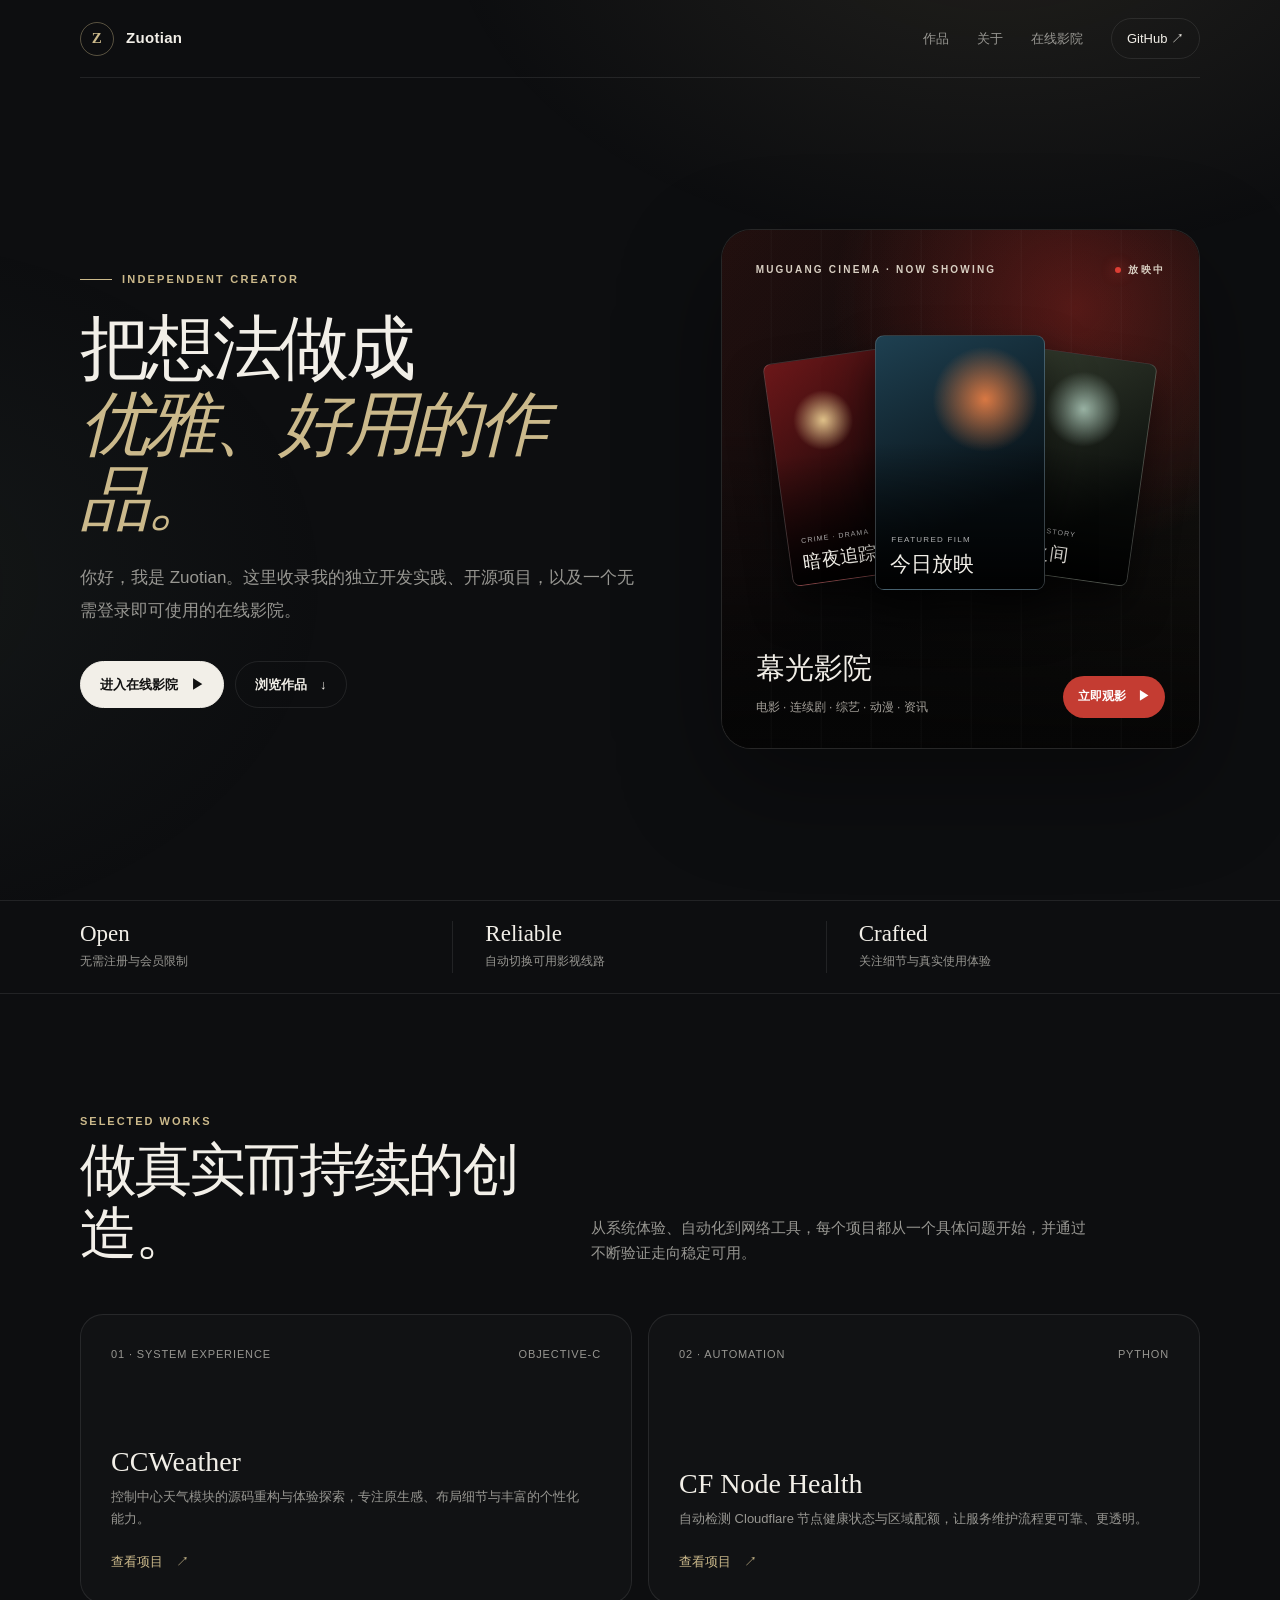
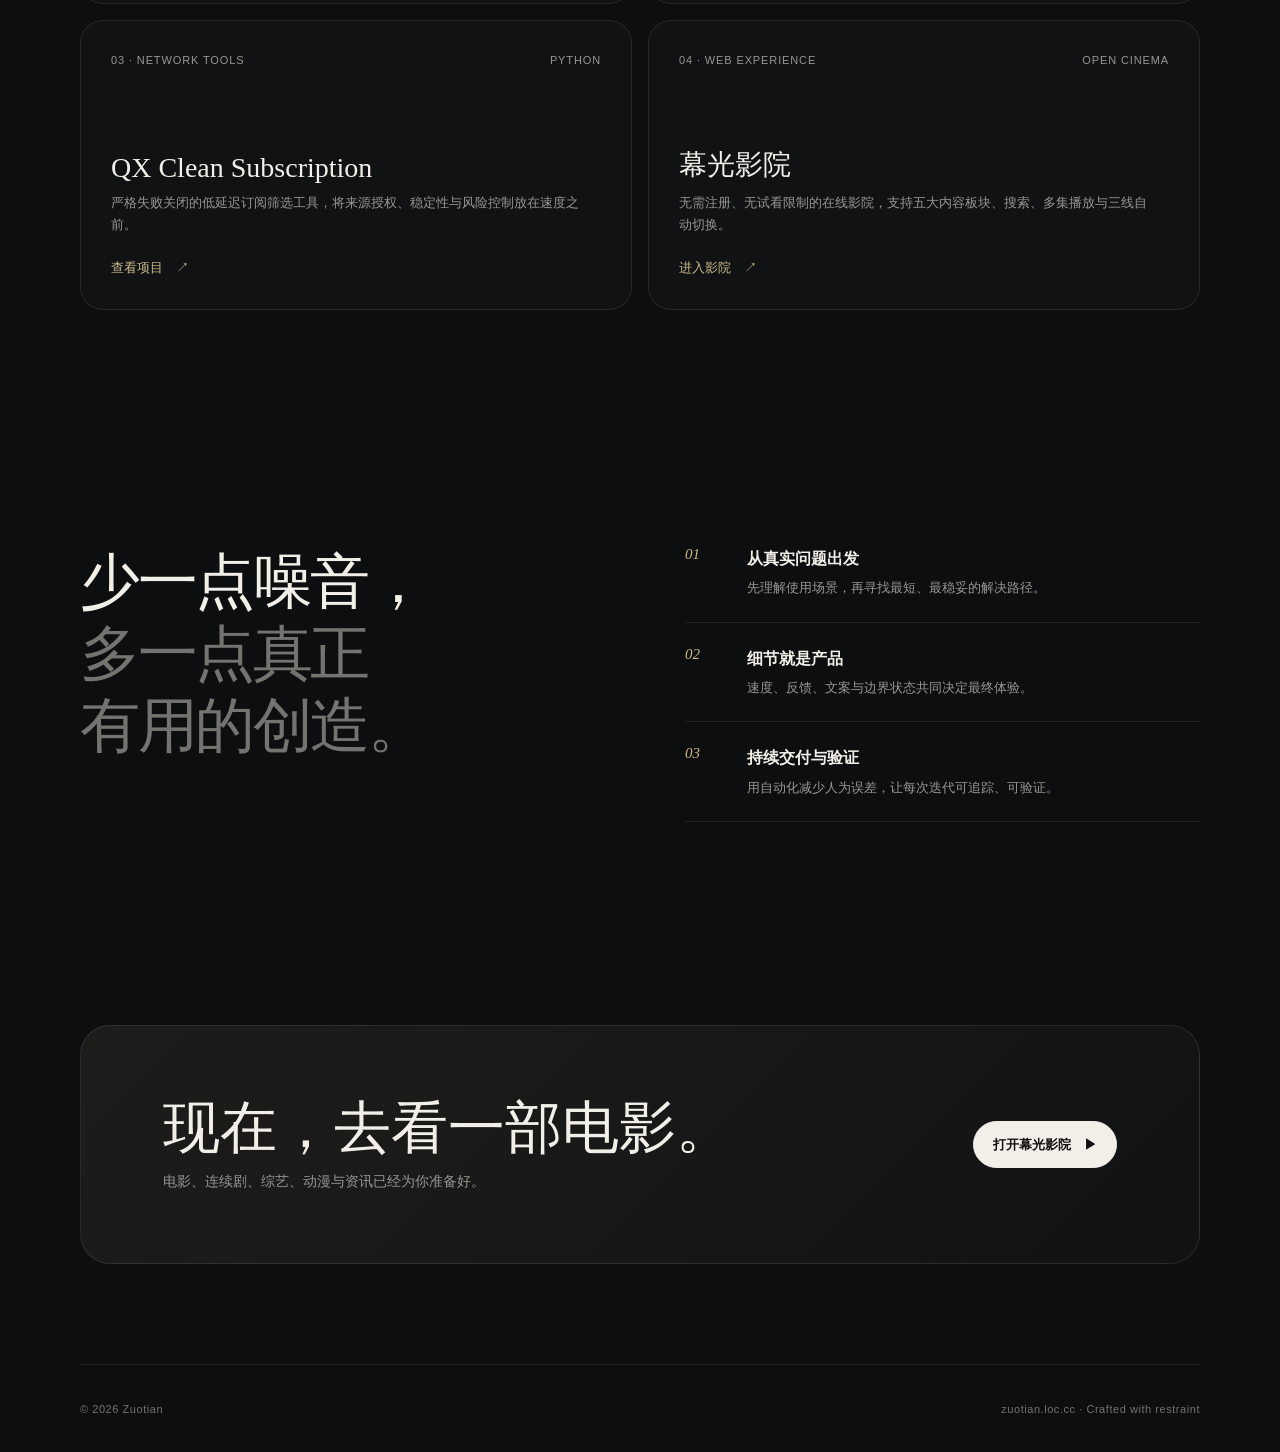
<file: index.html>
<!doctype html>
<html lang="zh-CN">
<head>
<meta charset="utf-8">
<meta name="viewport" content="width=device-width,initial-scale=1,viewport-fit=cover">
<meta name="description" content="Zuotian 的个人空间：作品、在线影院与持续探索。">
<meta name="theme-color" content="#0d0e10">
<title>Zuotian — Personal Space</title>
<style>
:root{color-scheme:dark;--bg:#0d0e10;--paper:#141517;--paper2:#191a1d;--text:#f2efe8;--muted:#989792;--line:rgba(255,255,255,.09);--gold:#cbb98b;--green:#8fb7a1;--max:1120px}
*{box-sizing:border-box}html{scroll-behavior:smooth}body{margin:0;background:var(--bg);color:var(--text);font-family:-apple-system,BlinkMacSystemFont,"Segoe UI","PingFang SC",sans-serif;-webkit-font-smoothing:antialiased;line-height:1.65}body:before{content:"";position:fixed;inset:0;pointer-events:none;z-index:-2;background:radial-gradient(800px 500px at 78% -10%,rgba(203,185,139,.1),transparent 70%),radial-gradient(650px 500px at -10% 65%,rgba(82,106,94,.1),transparent 70%)}a{color:inherit;text-decoration:none}.wrap{width:min(var(--max),calc(100% - 44px));margin:auto}
.nav{height:78px;display:flex;align-items:center;justify-content:space-between;border-bottom:1px solid var(--line)}.logo{display:flex;align-items:center;gap:12px;font-size:15px;font-weight:650;letter-spacing:.02em}.logo-mark{width:34px;height:34px;display:grid;place-items:center;border-radius:50%;border:1px solid rgba(203,185,139,.4);color:var(--gold);font:600 15px Georgia,serif}.nav-links{display:flex;align-items:center;gap:28px;color:var(--muted);font-size:13px}.nav-links a{transition:.2s}.nav-links a:hover{color:var(--text)}.nav-cta{padding:9px 15px;border:1px solid var(--line);border-radius:999px;color:var(--text)!important}
.hero{min-height:calc(100svh - 78px);display:grid;grid-template-columns:1.08fr .92fr;gap:78px;align-items:center;padding:90px 0}.eyebrow{display:flex;align-items:center;gap:10px;color:var(--gold);font-size:11px;font-weight:700;letter-spacing:.2em;text-transform:uppercase}.eyebrow:before{content:"";width:32px;height:1px;background:var(--gold)}h1{margin:23px 0 25px;max-width:670px;font-family:Georgia,"Times New Roman","Songti SC",serif;font-weight:400;font-size:clamp(46px,5.5vw,72px);line-height:1.07;letter-spacing:-.05em}h1 em{font-style:italic;color:var(--gold)}.intro{max-width:590px;color:var(--muted);font-size:17px;line-height:1.9}.actions{display:flex;flex-wrap:wrap;gap:11px;margin-top:34px}.btn{min-height:47px;padding:0 19px;display:inline-flex;align-items:center;gap:9px;border:1px solid var(--line);border-radius:999px;font-size:13px;font-weight:650;transition:.25s}.btn:hover{transform:translateY(-2px);border-color:rgba(203,185,139,.5)}.btn-main{background:var(--text);color:#111;border-color:var(--text)}.btn-main:hover{background:#fff}.hero-card{position:relative;min-height:520px;border:1px solid rgba(255,255,255,.12);border-radius:30px;overflow:hidden;background:#090909;box-shadow:0 35px 100px rgba(0,0,0,.38)}.hero-card:before{content:"";position:absolute;inset:0;background:radial-gradient(circle at 74% 15%,rgba(188,45,38,.42),transparent 43%),linear-gradient(to top,rgba(5,5,5,.98) 0%,rgba(8,8,8,.08) 62%),linear-gradient(125deg,#25100f,#0b0b0c 48%,#181510);z-index:0}.hero-card:after{content:"";position:absolute;inset:0;background:repeating-linear-gradient(90deg,transparent 0 48px,rgba(255,255,255,.018) 49px 50px);mix-blend-mode:screen;pointer-events:none}.cinema-frame{position:absolute;inset:0;padding:32px 34px 30px;display:flex;flex-direction:column;justify-content:space-between;z-index:2}.cinema-top{display:flex;justify-content:space-between;align-items:center;color:#d8cfc2;font-size:10px;font-weight:700;letter-spacing:.22em;text-transform:uppercase}.live{display:flex;align-items:center;gap:7px}.live i{width:6px;height:6px;border-radius:50%;background:#dc3e34;box-shadow:0 0 13px #dc3e34}.poster-wall{height:310px;position:relative;display:flex;align-items:center;justify-content:center;margin-top:8px}.poster{position:absolute;width:170px;height:255px;border-radius:9px;border:1px solid rgba(255,255,255,.18);overflow:hidden;box-shadow:0 24px 45px rgba(0,0,0,.58);transition:.35s}.poster:before{content:"";position:absolute;inset:0;background:linear-gradient(to top,rgba(0,0,0,.92),transparent 58%)}.poster small{position:absolute;left:15px;bottom:43px;color:rgba(255,255,255,.68);font-size:8px;letter-spacing:.16em}.poster b{position:absolute;left:14px;right:10px;bottom:14px;font:500 21px/1.05 Georgia,"Songti SC",serif}.poster-one{z-index:3;transform:translateY(-3px);background:radial-gradient(circle at 65% 25%,#d97843,transparent 24%),linear-gradient(155deg,#1e4051,#081015 68%)}.poster-two{z-index:2;transform:translateX(-108px) rotate(-8deg) scale(.88);background:radial-gradient(circle at 35% 28%,#e0c28a,transparent 16%),linear-gradient(145deg,#6c1719,#160708 70%)}.poster-three{z-index:1;transform:translateX(108px) rotate(8deg) scale(.88);background:radial-gradient(circle at 55% 24%,#9cb6a7,transparent 20%),linear-gradient(145deg,#343c2e,#0a0d0b 72%)}.hero-card:hover .poster-one{transform:translateY(-10px)}.hero-card:hover .poster-two{transform:translateX(-118px) rotate(-11deg) scale(.88)}.hero-card:hover .poster-three{transform:translateX(118px) rotate(11deg) scale(.88)}.cinema-bottom{display:flex;align-items:end;justify-content:space-between;gap:18px}.cinema-bottom h2{margin:0 0 5px;font-family:Georgia,"Songti SC",serif;font-size:29px;font-weight:400}.cinema-bottom p{margin:0;color:#a5a19a;font-size:12px}.cinema-link{flex:none;padding:11px 15px;border-radius:999px;background:#c43c32;color:#fff;font-size:12px;font-weight:700}
.strip{border-block:1px solid var(--line)}.strip-in{min-height:92px;display:grid;grid-template-columns:repeat(3,1fr);align-items:center}.strip-item{padding:0 32px;border-right:1px solid var(--line)}.strip-item:first-child{padding-left:0}.strip-item:last-child{border:0}.strip-item b{display:block;font:400 23px Georgia,serif;color:var(--text)}.strip-item span{color:var(--muted);font-size:12px}
section{padding:118px 0}.section-head{display:grid;grid-template-columns:.85fr 1.15fr;gap:60px;align-items:end;margin-bottom:48px}.section-label{color:var(--gold);font-size:11px;font-weight:700;letter-spacing:.18em;text-transform:uppercase}.section-head h2{margin:8px 0 0;font:400 clamp(36px,5vw,57px)/1.12 Georgia,"Songti SC",serif;letter-spacing:-.04em}.section-head p{margin:0;color:var(--muted);font-size:15px;max-width:500px}.works{display:grid;grid-template-columns:repeat(2,1fr);gap:16px}.work{min-height:290px;padding:30px;display:flex;flex-direction:column;border:1px solid var(--line);border-radius:23px;background:rgba(255,255,255,.018);transition:.25s}.work:hover{background:rgba(255,255,255,.035);transform:translateY(-3px)}.work-top{display:flex;justify-content:space-between;color:var(--muted);font-size:11px;letter-spacing:.08em;text-transform:uppercase}.work h3{margin:auto 0 8px;font:400 28px Georgia,"Songti SC",serif}.work p{margin:0;color:var(--muted);font-size:13px;max-width:480px}.work-arrow{margin-top:22px;color:var(--gold);font-size:13px}
.about{display:grid;grid-template-columns:1fr 1fr;gap:90px;align-items:start}.quote{margin:0;font:400 clamp(36px,5vw,60px)/1.2 Georgia,"Songti SC",serif;letter-spacing:-.04em}.quote span{color:#73736f}.principles{display:grid}.principle{display:grid;grid-template-columns:44px 1fr;gap:18px;padding:23px 0;border-bottom:1px solid var(--line)}.principle:first-child{padding-top:0}.principle .num{color:var(--gold);font:italic 15px Georgia,serif}.principle h3{margin:0 0 5px;font-size:16px;font-weight:600}.principle p{margin:0;color:var(--muted);font-size:13px}
.end{padding:85px 0 100px}.end-card{padding:70px clamp(28px,7vw,82px);border:1px solid var(--line);border-radius:30px;background:linear-gradient(135deg,rgba(203,185,139,.09),rgba(255,255,255,.018));display:flex;justify-content:space-between;align-items:center;gap:40px}.end-card h2{margin:0;font:400 clamp(34px,5vw,57px)/1.12 Georgia,"Songti SC",serif}.end-card p{margin:10px 0 0;color:var(--muted);font-size:14px}.footer{height:88px;display:flex;align-items:center;justify-content:space-between;border-top:1px solid var(--line);color:#74736e;font-size:11px;letter-spacing:.05em}
@media(max-width:850px){.hero{grid-template-columns:1fr;padding-top:70px}.hero-copy{text-align:center}.eyebrow,.actions{justify-content:center}.intro{margin:auto}.hero-card{min-height:470px}.section-head,.about{grid-template-columns:1fr;gap:34px}.strip-in{grid-template-columns:1fr}.strip-item{padding:20px 0;border-right:0;border-bottom:1px solid var(--line)}.strip-item:last-child{border-bottom:0}.end-card{align-items:flex-start;flex-direction:column}.nav-links a:not(.nav-cta){display:none}}
@media(max-width:560px){.wrap{width:min(100% - 28px,var(--max))}.nav{height:68px}.hero{min-height:auto;padding:65px 0 75px;gap:52px}h1{font-size:51px}.intro{font-size:15px}.hero-card{min-height:420px;border-radius:22px}.cinema-frame{padding:25px 22px 23px}.poster-wall{height:260px}.poster{width:145px;height:218px}.poster-two{transform:translateX(-87px) rotate(-8deg) scale(.84)}.poster-three{transform:translateX(87px) rotate(8deg) scale(.84)}.poster b{font-size:18px}.poster small{bottom:38px}.cinema-bottom h2{font-size:25px}.cinema-bottom p{font-size:11px}.cinema-link{padding:9px 12px;font-size:11px}.works{grid-template-columns:1fr}.work{min-height:255px}.section-head{margin-bottom:32px}section{padding:82px 0}.about{gap:48px}.end{padding:55px 0 70px}.end-card{border-radius:22px}.footer{height:auto;padding:28px 0;gap:9px;flex-direction:column;align-items:flex-start}}
</style>
</head>
<body>
<header class="wrap nav">
<a class="logo" href="#top"><span class="logo-mark">Z</span><span>Zuotian</span></a>
<nav class="nav-links"><a href="#work">作品</a><a href="#about">关于</a><a href="cinema/">在线影院</a><a class="nav-cta" href="https://github.com/art61771-stack" target="_blank" rel="noopener">GitHub ↗</a></nav>
</header>
<main id="top">
<section class="wrap hero">
<div class="hero-copy"><div class="eyebrow">Independent creator</div><h1>把想法做成<br><em>优雅、好用的作品。</em></h1><p class="intro">你好，我是 Zuotian。这里收录我的独立开发实践、开源项目，以及一个无需登录即可使用的在线影院。</p><div class="actions"><a class="btn btn-main" href="cinema/">进入在线影院　▶</a><a class="btn" href="#work">浏览作品　↓</a></div></div>
<a class="hero-card" href="cinema/" aria-label="进入在线影院"><div class="cinema-frame"><div class="cinema-top"><span>Muguang cinema · Now showing</span><span class="live"><i></i> 放映中</span></div><div class="poster-wall"><div class="poster poster-two"><small>CRIME · DRAMA</small><b>暗夜追踪</b></div><div class="poster poster-three"><small>FANTASY · STORY</small><b>山海之间</b></div><div class="poster poster-one"><small>FEATURED FILM</small><b>今日放映</b></div></div><div class="cinema-bottom"><div><h2>幕光影院</h2><p>电影 · 连续剧 · 综艺 · 动漫 · 资讯</p></div><span class="cinema-link">立即观影　▶</span></div></div></a>
</section>
<div class="strip"><div class="wrap strip-in"><div class="strip-item"><b>Open</b><span>无需注册与会员限制</span></div><div class="strip-item"><b>Reliable</b><span>自动切换可用影视线路</span></div><div class="strip-item"><b>Crafted</b><span>关注细节与真实使用体验</span></div></div></div>
<section id="work" class="wrap"><div class="section-head"><div><div class="section-label">Selected works</div><h2>做真实而持续的创造。</h2></div><p>从系统体验、自动化到网络工具，每个项目都从一个具体问题开始，并通过不断验证走向稳定可用。</p></div><div class="works"><a class="work" href="https://github.com/art61771-stack/CCWeatherModule-Reconstructed" target="_blank" rel="noopener"><div class="work-top"><span>01 · System experience</span><span>Objective-C</span></div><h3>CCWeather</h3><p>控制中心天气模块的源码重构与体验探索，专注原生感、布局细节与丰富的个性化能力。</p><span class="work-arrow">查看项目　↗</span></a><a class="work" href="https://github.com/art61771-stack/cf-node-health" target="_blank" rel="noopener"><div class="work-top"><span>02 · Automation</span><span>Python</span></div><h3>CF Node Health</h3><p>自动检测 Cloudflare 节点健康状态与区域配额，让服务维护流程更可靠、更透明。</p><span class="work-arrow">查看项目　↗</span></a><a class="work" href="https://github.com/art61771-stack/qx-clean-subscription" target="_blank" rel="noopener"><div class="work-top"><span>03 · Network tools</span><span>Python</span></div><h3>QX Clean Subscription</h3><p>严格失败关闭的低延迟订阅筛选工具，将来源授权、稳定性与风险控制放在速度之前。</p><span class="work-arrow">查看项目　↗</span></a><a class="work" href="cinema/"><div class="work-top"><span>04 · Web experience</span><span>Open cinema</span></div><h3>幕光影院</h3><p>无需注册、无试看限制的在线影院，支持五大内容板块、搜索、多集播放与三线自动切换。</p><span class="work-arrow">进入影院　↗</span></a></div></section>
<section id="about" class="wrap about"><p class="quote">少一点噪音，<br><span>多一点真正<br>有用的创造。</span></p><div class="principles"><div class="principle"><span class="num">01</span><div><h3>从真实问题出发</h3><p>先理解使用场景，再寻找最短、最稳妥的解决路径。</p></div></div><div class="principle"><span class="num">02</span><div><h3>细节就是产品</h3><p>速度、反馈、文案与边界状态共同决定最终体验。</p></div></div><div class="principle"><span class="num">03</span><div><h3>持续交付与验证</h3><p>用自动化减少人为误差，让每次迭代可追踪、可验证。</p></div></div></div></section>
<section class="wrap end"><div class="end-card"><div><h2>现在，去看一部电影。</h2><p>电影、连续剧、综艺、动漫与资讯已经为你准备好。</p></div><a class="btn btn-main" href="cinema/">打开幕光影院　▶</a></div></section>
</main><footer class="wrap footer"><span>© 2026 Zuotian</span><span>zuotian.loc.cc · Crafted with restraint</span></footer>
</body></html>
</file>
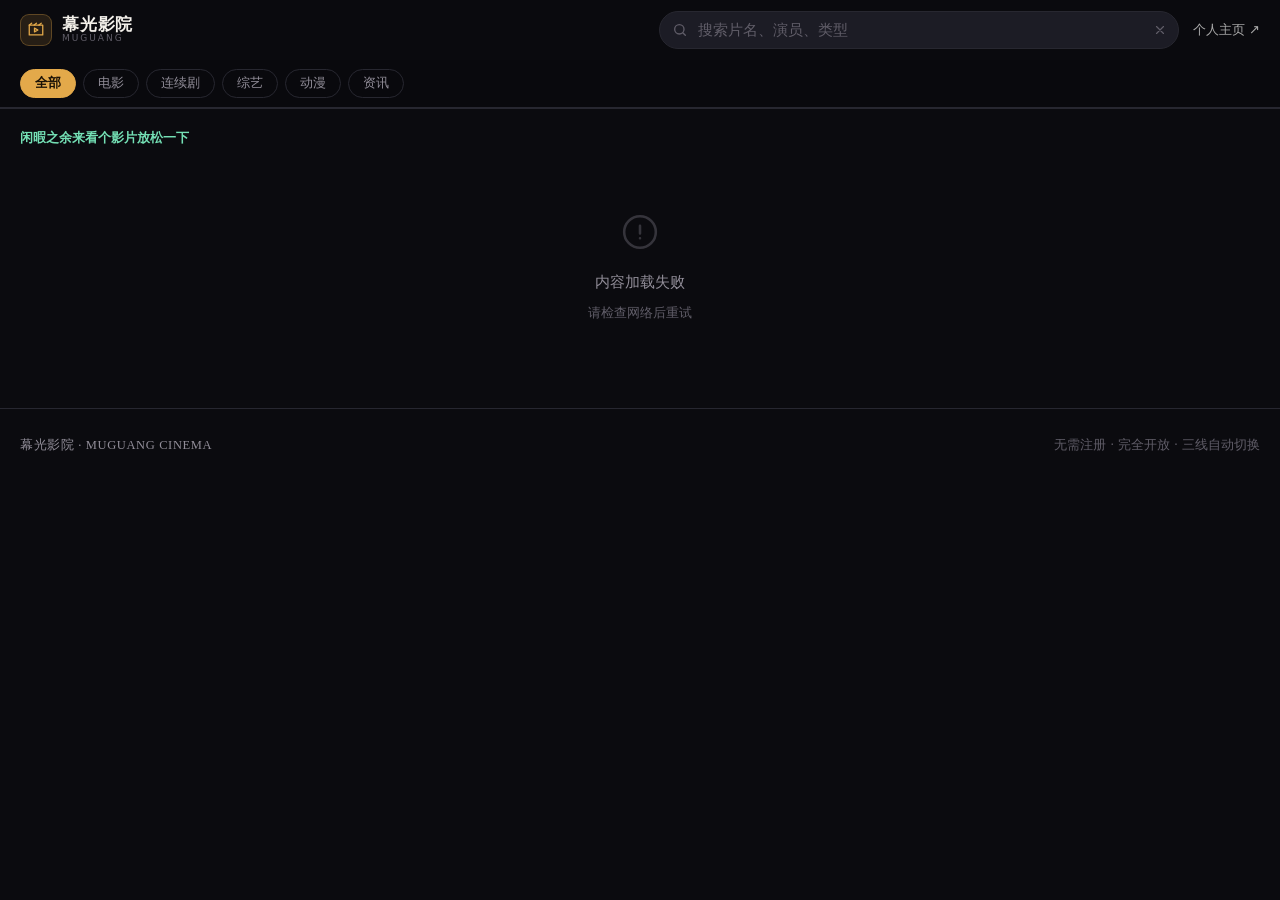
<file: cinema/index.html>
<!doctype html>
<html lang="zh-CN">
<head>
<meta charset="utf-8">
<meta name="viewport" content="width=device-width,initial-scale=1,viewport-fit=cover">
<meta name="theme-color" content="#0b0b0f">
<title>幕光影院 — 在线影视</title>
<meta name="description" content="幕光影院 · 无需注册，完全开放浏览与观看">
<link rel="icon" type="image/svg+xml" href="favicon.svg">
<link rel="stylesheet" href="style.css?v=2">
</head>
<body>

<header class="hd" id="hd">
  <div class="wrap hd-in">
    <a class="brand" href="#/" aria-label="回到首页">
      <span class="brand-mark" aria-hidden="true">
        <svg viewBox="0 0 24 24" fill="none" stroke="currentColor" stroke-width="1.7" stroke-linecap="round" stroke-linejoin="round">
          <path d="M3 5.5h18v13H3z"/><path d="m3 5.5 3.2-2.5M9.4 5.5 12.6 3M15.8 5.5 19 3"/>
          <path d="M10 9.5v5l4.5-2.5z"/>
        </svg>
      </span>
      <span class="brand-txt"><b>幕光影院</b><i>MUGUANG</i></span>
    </a>

    <form class="search" id="searchForm" role="search">
      <svg class="ico" viewBox="0 0 24 24" fill="none" stroke="currentColor" stroke-width="2" stroke-linecap="round" aria-hidden="true">
        <circle cx="11" cy="11" r="7"/><path d="m20 20-3.5-3.5"/>
      </svg>
      <input id="q" type="search" placeholder="搜索片名、演员、类型" autocomplete="off" aria-label="搜索">
      <button type="button" class="clr" id="clr" aria-label="清空" hidden>
        <svg viewBox="0 0 24 24" fill="none" stroke="currentColor" stroke-width="2" stroke-linecap="round"><path d="M18 6 6 18M6 6l12 12"/></svg>
      </button>
    </form>
    <a href="../" style="color:#aaa;font-size:13px;text-decoration:none;white-space:nowrap">个人主页 ↗</a>


    <button class="menu-btn" id="menuBtn" aria-label="打开分类" aria-expanded="false">
      <svg viewBox="0 0 24 24" fill="none" stroke="currentColor" stroke-width="2" stroke-linecap="round"><path d="M3 6h18M3 12h18M3 18h18"/></svg>
    </button>
  </div>

  <nav class="cats" id="cats" aria-label="分类导航"><div class="cats-in" id="catsIn"></div></nav>
</header>

<div class="wrap" style="padding-top:22px;color:#74e0b5;font-size:13px;font-weight:700">闲暇之余来看个影片放松一下</div>
<main id="app" class="wrap" role="main"></main>

<footer class="ft">
  <div class="wrap ft-in">
    <span class="ft-brand">幕光影院 · MUGUANG CINEMA</span>
    <span class="ft-note">无需注册 · 完全开放 · 三线自动切换</span>
  </div>
</footer>

<!-- 播放器浮层 -->
<div class="player-mask" id="pmask" hidden>
  <div class="player-box" role="dialog" aria-modal="true" aria-label="视频播放">
    <div class="player-hd">
      <h3 id="pTitle">—</h3>
      <button class="pclose" id="pclose" aria-label="关闭播放器">
        <svg viewBox="0 0 24 24" fill="none" stroke="currentColor" stroke-width="2" stroke-linecap="round"><path d="M18 6 6 18M6 6l12 12"/></svg>
      </button>
    </div>
    <div class="player-video">
      <video id="video" controls playsinline preload="none"></video>
      <div class="pfall" id="pfall" hidden>
        <svg viewBox="0 0 24 24" fill="none" stroke="currentColor" stroke-width="1.5" stroke-linecap="round">
          <circle cx="12" cy="12" r="10"/><path d="M12 8v5M12 16h.01"/>
        </svg>
        <p id="pfWhy">这条线路暂时打不开</p>
        <small id="pfTip">片源服务器的问题，换一集或换一部试试</small>
        <div class="pf-btns">
          <button id="pfSwitch" type="button" hidden>换条线路</button>
          <a id="pfLink" href="#" target="_blank" rel="noopener">用外部播放器打开</a>
        </div>
      </div>
    </div>
    <div class="eps" id="eps"></div>
  </div>
</div>

<script src="hls.min.js"></script>
<script src="app.js?v=2"></script>
</body>
</html>
</file>
<file: cinema/style.css>
/* ============================================================
   幕光影院 · 设计系统
   深色影院质感：午夜黑底 + 琥珀金强调 + 胶片颗粒氛围
   ============================================================ */
:root{
  --bg:#0b0b0f;            /* 放映厅的暗 */
  --surface:#14141b;       /* 幕布面 */
  --surface-2:#1c1c25;     /* 悬浮层 */
  --line:#272730;          /* 发丝边框 */
  --ink:#f3f0ea;           /* 主文字（暖白） */
  --dim:#918d98;           /* 次文字 */
  --faint:#605d68;         /* 弱文字 */
  --accent:#e3a94a;        /* 琥珀金，唯一亮色 */
  --accent-2:#f0c877;      /* 高光金 */
  --accent-ink:#1a1206;    /* 金底上的字 */
  --accent-soft:rgba(227,169,74,.13);
  --radius:12px;
  --shadow:0 2px 8px rgba(0,0,0,.45),0 14px 36px rgba(0,0,0,.35);
  --hd-h:60px;
  --font-title:Georgia,"Songti SC","SimSun",serif;
  --pad-x:clamp(16px,4vw,20px);
}

*{box-sizing:border-box}
html{-webkit-text-size-adjust:100%}
body{
  margin:0;background:var(--bg);color:var(--ink);
  font:400 15px/1.6 -apple-system,BlinkMacSystemFont,"PingFang SC","Microsoft YaHei",system-ui,sans-serif;
  -webkit-font-smoothing:antialiased;
  padding-top:calc(var(--hd-h) + 46px);
  overflow-x:hidden;
}
a{color:inherit;text-decoration:none}
button,input{font:inherit;color:inherit}
img{display:block;max-width:100%}
.wrap{max-width:1560px;margin:0 auto;padding:0 var(--pad-x)}

/* ── 顶栏 ───────────────────────────── */
.hd{
  position:fixed;top:0;left:0;right:0;z-index:50;
  background:rgba(11,11,15,.86);backdrop-filter:saturate(160%) blur(14px);
  border-bottom:1px solid var(--line);
}
.hd-in{height:var(--hd-h);display:flex;align-items:center;gap:14px}
.brand{display:flex;align-items:center;gap:10px;flex-shrink:0}
.brand-mark{
  width:32px;height:32px;border-radius:9px;flex-shrink:0;
  display:grid;place-items:center;color:var(--accent);
  background:var(--accent-soft);border:1px solid color-mix(in srgb, var(--accent) 30%, transparent);
}
.brand-mark svg{width:18px;height:18px}
.brand-txt{display:flex;flex-direction:column;line-height:1.1}
.brand-txt b{font-family:var(--font-title);font-size:16.5px;font-weight:700;letter-spacing:.05em}
.brand-txt i{font-style:normal;font-size:9px;color:var(--faint);letter-spacing:.22em}

.search{flex:1;max-width:520px;margin-left:auto;position:relative;display:flex;align-items:center;min-width:0}
.search .ico{position:absolute;left:13px;width:16px;height:16px;color:var(--faint);pointer-events:none}
.search input{
  width:100%;height:38px;padding:0 36px 0 38px;
  background:var(--surface-2);border:1px solid var(--line);border-radius:19px;outline:none;
  transition:border-color .18s,background .18s;
}
.search input::placeholder{color:var(--faint)}
.search input:focus{border-color:var(--accent);background:var(--surface)}
.search input::-webkit-search-cancel-button{display:none}
.clr{
  position:absolute;right:8px;width:24px;height:24px;border:0;background:transparent;
  color:var(--faint);cursor:pointer;display:grid;place-items:center;border-radius:50%;
}
.clr:hover{color:var(--ink);background:var(--surface-2)}
.clr svg{width:14px;height:14px}

.menu-btn{
  display:none;width:38px;height:38px;border:1px solid var(--line);background:var(--surface-2);
  border-radius:10px;cursor:pointer;place-items:center;color:var(--dim);flex-shrink:0;
}
.menu-btn svg{width:18px;height:18px}

/* ── 会员按钮 ───────────────────────── */
.vip-btn{
  display:inline-flex;align-items:center;gap:6px;flex-shrink:0;
  height:36px;padding:0 14px;border-radius:18px;cursor:pointer;
  background:linear-gradient(135deg,var(--accent),var(--accent-2));
  border:1px solid transparent;color:var(--accent-ink);font-size:13px;font-weight:600;
  white-space:nowrap;transition:transform .18s,box-shadow .18s;
}
.vip-btn:hover{transform:translateY(-1px);box-shadow:0 6px 18px rgba(227,169,74,.28)}
.vip-btn svg{width:15px;height:15px}
.vip-btn.on{
  background:var(--accent-soft);border-color:color-mix(in srgb,var(--accent) 42%,transparent);
  color:var(--accent);
}

/* ── 分类条 ─────────────────────────── */
.cats{border-bottom:1px solid var(--line);background:rgba(11,11,15,.72)}
.cats-in{
  display:flex;gap:7px;overflow-x:auto;scrollbar-width:none;
  max-width:1560px;margin:0 auto;padding:9px var(--pad-x);
}
.cats-in::-webkit-scrollbar{display:none}
.cat{
  flex-shrink:0;height:29px;padding:0 14px;border-radius:15px;
  background:transparent;border:1px solid var(--line);color:var(--dim);
  font-size:13px;cursor:pointer;white-space:nowrap;
  transition:all .16s;
}
.cat:hover{color:var(--ink);border-color:var(--faint)}
.cat.on{background:var(--accent);border-color:var(--accent);color:var(--accent-ink);font-weight:600}

/* ── 游客试看提示条 ─────────────────── */
.trial-bar{
  display:flex;align-items:center;justify-content:space-between;gap:12px;flex-wrap:wrap;
  margin:20px 0 -4px;padding:11px 15px;border-radius:12px;
  background:var(--accent-soft);
  border:1px solid color-mix(in srgb,var(--accent) 26%,transparent);
  font-size:13px;color:var(--dim);
}
.trial-bar b{color:var(--accent);font-size:14px}
.trial-bar.end{border-color:color-mix(in srgb,var(--accent) 46%,transparent)}
.tb-open{
  height:32px;padding:0 15px;border-radius:16px;border:0;cursor:pointer;flex-shrink:0;
  background:linear-gradient(135deg,var(--accent),var(--accent-2));color:var(--accent-ink);
  font-size:12.5px;font-weight:600;white-space:nowrap;
}

/* ── 区块标题 ───────────────────────── */
.sec-hd{display:flex;align-items:baseline;gap:14px;margin:26px 0 16px;flex-wrap:wrap}
.sec-hd h2{margin:0;flex:1 1 auto;min-width:0;font-size:clamp(17px,4.4vw,21px);font-weight:700;letter-spacing:-.01em}
.sec-hd .meta{font-size:12.5px;color:var(--faint)}

/* ── 卡片网格 ───────────────────────── */
.grid{
  display:grid;gap:18px 14px;
  grid-template-columns:repeat(auto-fill,minmax(178px,1fr));
}
.card{cursor:pointer;display:flex;flex-direction:column;gap:9px;min-width:0}
.thumb{
  position:relative;aspect-ratio:3/4;border-radius:var(--radius);overflow:hidden;
  background:var(--surface-2);border:1px solid var(--line);
  transition:border-color .2s,transform .2s;
}
.card:hover .thumb{border-color:var(--accent);transform:translateY(-3px)}
.thumb img{
  width:100%;height:100%;object-fit:cover;
  opacity:0;transition:opacity .35s;
}
.thumb img.in{opacity:1}
.thumb::after{
  content:"";position:absolute;inset:auto 0 0 0;height:46%;
  background:linear-gradient(transparent,rgba(0,0,0,.78));pointer-events:none;
}
.badge{
  position:absolute;z-index:2;font-size:11px;font-weight:600;
  padding:3px 7px;border-radius:6px;backdrop-filter:blur(6px);
}
.badge-tag{top:7px;left:7px;background:rgba(0,0,0,.6);color:#fff;letter-spacing:.02em}
.badge-hd{bottom:7px;right:7px;background:var(--accent);color:var(--accent-ink)}
.play-hint{
  position:absolute;inset:0;z-index:1;display:grid;place-items:center;
  opacity:0;transition:opacity .2s;background:rgba(0,0,0,.35);
}
.card:hover .play-hint{opacity:1}
.play-hint span{
  width:46px;height:46px;border-radius:50%;background:var(--accent);
  display:grid;place-items:center;box-shadow:0 4px 16px rgba(0,0,0,.5);
}
.play-hint svg{width:19px;height:19px;color:var(--accent-ink);margin-left:2px}
.c-name{
  font-size:13.5px;line-height:1.42;font-weight:500;
  display:-webkit-box;-webkit-line-clamp:2;-webkit-box-orient:vertical;overflow:hidden;
  overflow-wrap:break-word;
}
.c-sub{display:flex;align-items:center;gap:7px;font-size:11.5px;color:var(--faint);min-width:0}
.c-cat{
  color:var(--dim);background:var(--surface-2);border:1px solid var(--line);
  padding:1px 6px;border-radius:4px;max-width:110px;overflow:hidden;
  text-overflow:ellipsis;white-space:nowrap;
}

/* ── 骨架屏 ─────────────────────────── */
.sk{aspect-ratio:3/4;border-radius:var(--radius);background:var(--surface-2);position:relative;overflow:hidden}
.sk::after{
  content:"";position:absolute;inset:0;transform:translateX(-100%);
  background:linear-gradient(90deg,transparent,rgba(255,255,255,.045),transparent);
  animation:sh 1.3s infinite;
}
@keyframes sh{to{transform:translateX(100%)}}

/* ── 加载更多 / 状态 ─────────────────── */
.more{display:grid;place-items:center;padding:34px 0 46px}
.more button{
  height:40px;padding:0 30px;border-radius:20px;cursor:pointer;
  background:var(--surface-2);border:1px solid var(--line);color:var(--dim);
  transition:all .18s;font-size:14px;
}
.more button:hover{border-color:var(--accent);color:var(--accent)}
.state{padding:64px 20px;text-align:center;color:var(--faint)}
.state svg{width:38px;height:38px;margin-bottom:12px;opacity:.5}
.state p{margin:0 0 6px;font-size:15px;color:var(--dim)}
.state small{font-size:12.5px}

/* ── 播放器 ─────────────────────────── */
.player-mask{
  position:fixed;inset:0;z-index:100;background:rgba(0,0,0,.9);
  backdrop-filter:blur(8px);display:grid;place-items:center;padding:20px;
}
.player-mask[hidden]{display:none}
.player-box{
  width:100%;max-width:1080px;background:var(--surface);
  border:1px solid var(--line);border-radius:16px;overflow:hidden;box-shadow:var(--shadow);
}
.player-hd{display:flex;align-items:center;gap:14px;padding:13px 17px;border-bottom:1px solid var(--line)}
.player-hd h3{
  margin:0;font-size:15px;font-weight:600;flex:1;
  overflow:hidden;text-overflow:ellipsis;white-space:nowrap;
}
.pclose{
  width:30px;height:30px;border:0;background:var(--surface-2);border-radius:8px;
  cursor:pointer;color:var(--dim);display:grid;place-items:center;flex-shrink:0;
}
.pclose:hover{color:var(--ink);background:var(--line)}
.pclose svg{width:15px;height:15px}
.player-video{background:#000;aspect-ratio:16/9;position:relative}
.player-video video{width:100%;height:100%;display:block}
.pfall{
  position:absolute;inset:0;display:flex;flex-direction:column;
  align-items:center;justify-content:center;gap:9px;padding:24px;
  background:rgba(11,11,15,.94);text-align:center;
}
.pfall[hidden]{display:none}
.pfall svg{width:38px;height:38px;color:var(--faint);margin-bottom:2px}
.pfall p{margin:0;font-size:15px;color:var(--ink);font-weight:500}
.pfall small{font-size:12.5px;color:var(--dim);max-width:340px;line-height:1.55}
.pf-btns{display:flex;gap:9px;flex-wrap:wrap;justify-content:center;margin-top:7px}
.pfall a,.pfall button{
  height:34px;padding:0 18px;border-radius:17px;cursor:pointer;
  display:inline-flex;align-items:center;font-size:13px;
  border:1px solid var(--line);color:var(--dim);background:transparent;transition:all .16s;
}
.pfall a:hover,.pfall button:hover{border-color:var(--accent);color:var(--accent)}
.pfall button{border-color:var(--accent);color:var(--accent)}
.pfall button[hidden]{display:none}
.eps{
  display:flex;flex-wrap:wrap;gap:7px;padding:13px 17px;
  max-height:132px;overflow-y:auto;
}
.eps:empty{display:none}
.ep{
  height:29px;padding:0 13px;border-radius:8px;cursor:pointer;font-size:12.5px;
  background:var(--surface-2);border:1px solid var(--line);color:var(--dim);transition:all .16s;
}
.ep:hover{color:var(--ink);border-color:var(--faint)}
.ep.on{background:var(--accent);border-color:var(--accent);color:var(--accent-ink)}

/* ── 会员浮层 ───────────────────────── */
.vip-mask{
  position:fixed;inset:0;z-index:200;background:rgba(0,0,0,.86);
  backdrop-filter:blur(8px);display:grid;place-items:center;
  padding:20px;overflow-y:auto;
}
.vip-mask[hidden]{display:none}
.vip-box{
  position:relative;width:100%;max-width:460px;background:var(--surface);
  border:1px solid var(--line);border-radius:18px;box-shadow:var(--shadow);
  padding:26px 22px 22px;text-align:center;
  background-image:radial-gradient(120% 60% at 50% 0%,rgba(227,169,74,.10),transparent 70%);
}
.vip-close{
  position:absolute;top:12px;right:12px;width:30px;height:30px;border:0;
  background:var(--surface-2);border-radius:8px;cursor:pointer;color:var(--dim);
  display:grid;place-items:center;
}
.vip-close:hover{color:var(--ink);background:var(--line)}
.vip-close svg{width:15px;height:15px}
.vip-crown{
  width:46px;height:46px;margin:0 auto 10px;border-radius:14px;
  display:grid;place-items:center;color:var(--accent);
  background:var(--accent-soft);border:1px solid color-mix(in srgb,var(--accent) 32%,transparent);
}
.vip-crown svg{width:24px;height:24px}
.vip-box h3{margin:0 0 8px;font-size:clamp(17px,4.6vw,20px);font-weight:700;letter-spacing:.01em}
.vip-tip{margin:0 0 18px;font-size:13px;color:var(--dim);line-height:1.6}

.plans{display:grid;grid-template-columns:repeat(3,1fr);gap:9px;margin-bottom:20px}
.plan{
  position:relative;padding:14px 6px 12px;border-radius:12px;
  background:var(--surface-2);border:1px solid var(--line);
}
.plan:nth-child(3){border-color:color-mix(in srgb,var(--accent) 45%,transparent);background:var(--accent-soft)}
.plan-tag{
  position:absolute;top:-9px;left:50%;transform:translateX(-50%);
  background:var(--accent);color:var(--accent-ink);font-size:10.5px;font-weight:700;
  padding:2px 8px;border-radius:9px;white-space:nowrap;
}
.plan-name{font-size:13px;color:var(--dim);margin-bottom:6px}
.plan-price{font-size:clamp(19px,5.4vw,23px);font-weight:700;color:var(--accent);line-height:1.1}
.plan-price i{font-style:normal;font-size:12.5px;margin-right:1px}
.plan-days{font-size:11px;color:var(--faint);margin-top:5px}

.redeem{text-align:left}
.redeem label{display:block;font-size:12.5px;color:var(--dim);margin-bottom:8px}
.redeem-row{display:flex;gap:8px}
.redeem-row input{
  flex:1;min-width:0;height:40px;padding:0 13px;border-radius:10px;
  background:var(--surface-2);border:1px solid var(--line);outline:none;
  font-size:13.5px;letter-spacing:.03em;transition:border-color .18s;
}
.redeem-row input:focus{border-color:var(--accent)}
.redeem-row button{
  flex-shrink:0;height:40px;padding:0 18px;border-radius:10px;cursor:pointer;border:0;
  background:linear-gradient(135deg,var(--accent),var(--accent-2));
  color:var(--accent-ink);font-size:13.5px;font-weight:600;transition:opacity .18s;
}
.redeem-row button:disabled{opacity:.6;cursor:default}
.redeem-msg{min-height:17px;margin:9px 0 0;font-size:12.5px;color:var(--faint)}
.redeem-msg.bad{color:#e2685f}
.redeem-msg.good{color:#5fbf7a}

.buy-note{
  margin-top:16px;padding-top:15px;border-top:1px solid var(--line);
  text-align:left;font-size:12.5px;color:var(--dim);
}
.buy-note b{color:var(--ink);font-size:13px;display:block;margin-bottom:5px}
.buy-note p{margin:0;line-height:1.65}

/* ── 页脚 ───────────────────────────── */
.ft{border-top:1px solid var(--line);margin-top:20px;padding:26px 0 34px}
.ft-in{display:flex;justify-content:space-between;gap:14px;flex-wrap:wrap;font-size:12.5px}
.ft-brand{color:var(--dim);letter-spacing:.05em;font-family:var(--font-title)}
.ft-note{color:var(--faint)}

/* ── 响应式 ─────────────────────────── */
@media (max-width:900px){
  .brand-txt i{display:none}
  .vip-btn{padding:0 11px;font-size:12.5px}
  .vip-btn svg{width:14px;height:14px}
  .grid{grid-template-columns:repeat(auto-fill,minmax(140px,1fr));gap:15px 11px}
}
@media (max-width:640px){
  .menu-btn{display:grid}
  .cats{display:none}
  .cats.open{display:block}
  .sec-hd{flex-direction:column;align-items:flex-start;gap:5px}
  .sec-hd h2{width:100%}
  .hd-in{gap:9px}
  .brand-txt b{font-size:15px}
  .vip-btn span{display:none}
  .vip-btn{padding:0 11px}
  .vip-btn svg{width:17px;height:17px}
  .grid{grid-template-columns:repeat(auto-fill,minmax(106px,1fr));gap:13px 9px}
  .c-name{font-size:12.5px}
  .player-mask{padding:0}
  .player-box{max-width:100%;height:100%;border-radius:0;border:0;display:flex;flex-direction:column;justify-content:center}
  .player-video{aspect-ratio:auto;flex:0 0 auto}
  .eps{flex:1;max-height:none}
  .vip-mask{padding:14px;align-items:flex-start}
  .vip-box{padding:24px 16px 18px;margin:auto 0}
  .plan-days{font-size:10px}
}
@media (prefers-reduced-motion:reduce){
  *{animation:none!important;transition:none!important}
}

/* ── 账号体系 ───────────────────────── */
.vip-box{max-width:472px;max-height:min(88vh,880px);overflow-y:auto;-webkit-overflow-scrolling:touch}
.vip-box::-webkit-scrollbar{width:5px}
.vip-box::-webkit-scrollbar-thumb{background:var(--line);border-radius:3px}

.plan{
  display:flex;flex-direction:column;align-items:center;
  font-family:inherit;color:inherit;cursor:pointer;text-align:center;
  transition:transform .15s,border-color .15s,background .15s;
}
.plan:hover{transform:translateY(-1px);border-color:color-mix(in srgb,var(--accent) 55%,transparent)}
.plan.on{border-color:var(--accent);background:var(--accent-soft);box-shadow:inset 0 0 0 1px var(--accent)}
.plan.on .plan-name{color:var(--ink);font-weight:600}

.acc-tabs{display:flex;gap:6px;background:var(--surface-2);border:1px solid var(--line);padding:5px;border-radius:11px;margin:4px 0 16px}
.acc-tab{
  flex:1;padding:9px 0;border:0;border-radius:8px;background:transparent;
  color:var(--dim);font-family:inherit;font-size:13.5px;cursor:pointer;
}
.acc-tab.on{background:var(--accent);color:var(--accent-ink);font-weight:600}

.acc-form{display:flex;flex-direction:column;gap:8px;text-align:left}
.acc-form label{font-size:12.5px;color:var(--dim);margin-top:2px}
.acc-form input{
  width:100%;padding:11px 13px;border-radius:10px;border:1px solid var(--line);
  background:var(--bg);color:var(--ink);font-family:inherit;font-size:14px;
}
.acc-form input::placeholder{color:var(--faint)}
.acc-form input:focus{outline:0;border-color:var(--accent)}
.acc-submit{
  margin-top:8px;padding:12px;border:0;border-radius:10px;width:100%;
  background:var(--accent);color:var(--accent-ink);font-family:inherit;font-size:14.5px;
  font-weight:700;cursor:pointer;transition:transform .15s,box-shadow .15s;
}
.acc-submit:hover{transform:translateY(-1px);box-shadow:0 6px 18px rgba(227,169,74,.28)}
.acc-submit:disabled{opacity:.62;cursor:default;transform:none;box-shadow:none}

.acc-top{display:flex;align-items:center;gap:10px;padding-bottom:13px;margin-bottom:16px;border-bottom:1px solid var(--line)}
.acc-who{flex:1;min-width:0;font-size:13px;color:var(--dim);text-align:left;overflow:hidden;text-overflow:ellipsis;white-space:nowrap}
.acc-who b{color:var(--ink);font-weight:600}
.acc-link{background:none;border:0;color:var(--faint);font-family:inherit;font-size:12.5px;cursor:pointer;padding:4px 0;flex-shrink:0}
.acc-link:hover{color:var(--accent)}

.mem-card{
  border:1px solid var(--line);border-radius:var(--radius);background:var(--surface-2);
  padding:14px 16px;text-align:left;margin-bottom:20px;
}
.mem-card.on{border-color:color-mix(in srgb,var(--accent) 46%,transparent);background:var(--accent-soft)}
.mem-card h4{margin:0 0 5px;font-size:14.5px;font-weight:700}
.mem-card p{margin:0;font-size:12.5px;color:var(--dim);line-height:1.6}

.acc-sec{text-align:left;margin-top:22px}
.acc-sec h4{margin:0 0 11px;font-size:13px;font-weight:600;color:var(--dim);letter-spacing:.02em}
.acc-sec .plans{margin-bottom:14px}

.pay-box{border:1px solid var(--line);border-radius:var(--radius);padding:15px 14px 14px;text-align:center;background:var(--surface-2)}
.pay-qr{width:min(238px,68vw);display:block;margin:0 auto 12px;border-radius:10px}
.pay-amt{margin:0 0 8px;font-size:13px;color:var(--dim)}
.pay-amt i{font-style:normal}
.pay-amt b{color:var(--accent);font-size:20px;font-weight:700;margin-left:2px}
.pay-hint{margin:0 0 13px;font-size:12px;line-height:1.65;color:var(--faint)}

.rec-list{list-style:none;margin:0;padding:0}
.rec-list li{display:flex;justify-content:space-between;gap:12px;padding:9px 0;border-bottom:1px solid var(--line);font-size:12.5px;color:var(--dim)}
.rec-list li:last-child{border-bottom:0}
.rec-list li span:last-child{color:var(--faint);flex-shrink:0}
.rec-empty{margin:0;font-size:12.5px;color:var(--faint)}
</file>
